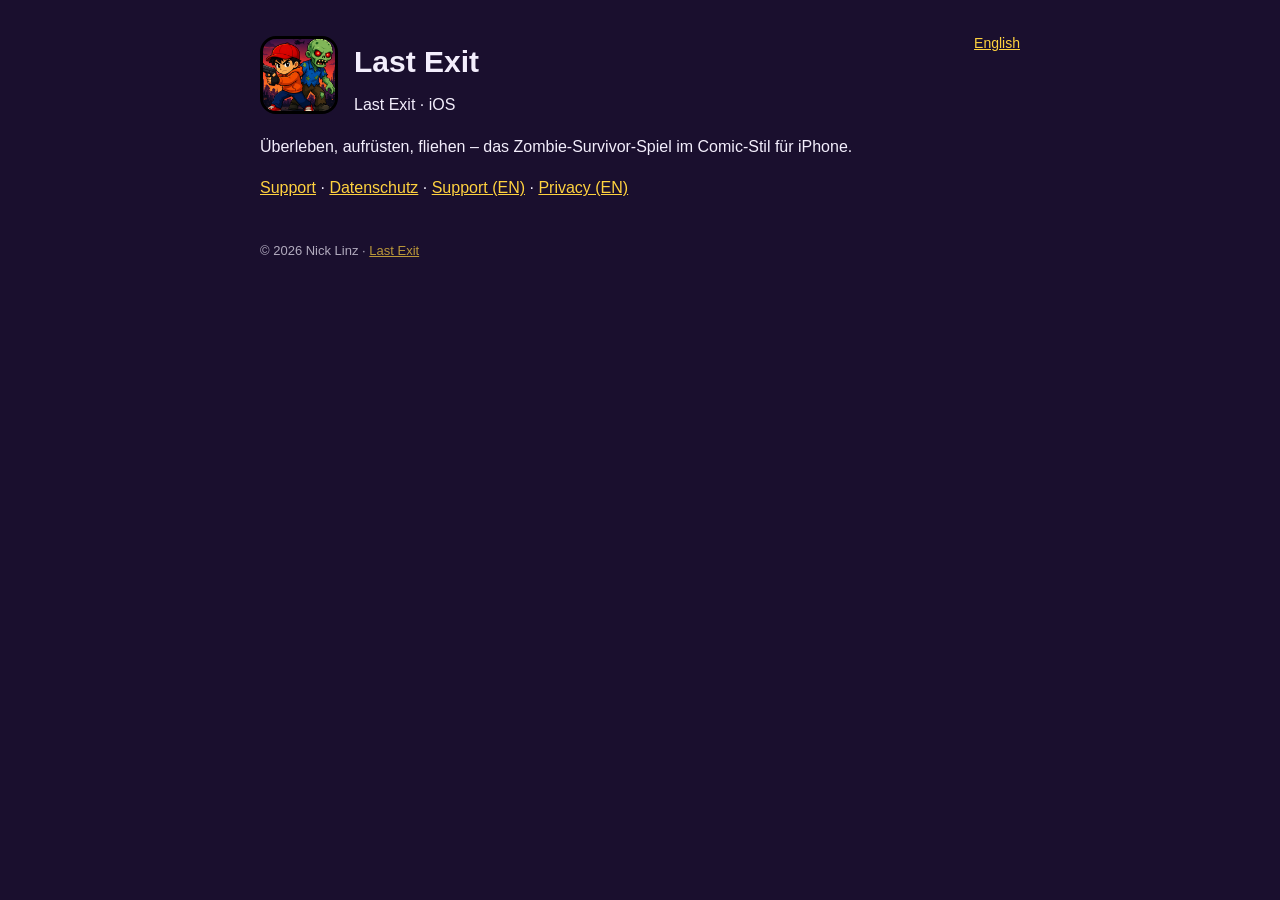
<file: index.html>
<!doctype html><html lang="de"><head><meta charset="utf-8"><meta name="viewport" content="width=device-width,initial-scale=1"><title>Last Exit – Last Exit</title><link rel="stylesheet" href="style.css"></head>
<body><main><a class="lang" href="support-en.html">English</a><header><img src="icon.png" alt=""><div><h1>Last Exit</h1><div>Last Exit · iOS</div></div></header><p>Überleben, aufrüsten, fliehen – das Zombie-Survivor-Spiel im Comic-Stil für iPhone.</p>
<p><a href="support-de.html">Support</a> · <a href="privacy-de.html">Datenschutz</a> · <a href="support-en.html">Support (EN)</a> · <a href="privacy-en.html">Privacy (EN)</a></p>
<footer>© 2026 Nick Linz · <a href="index.html">Last Exit</a></footer></main></body></html>
</file>
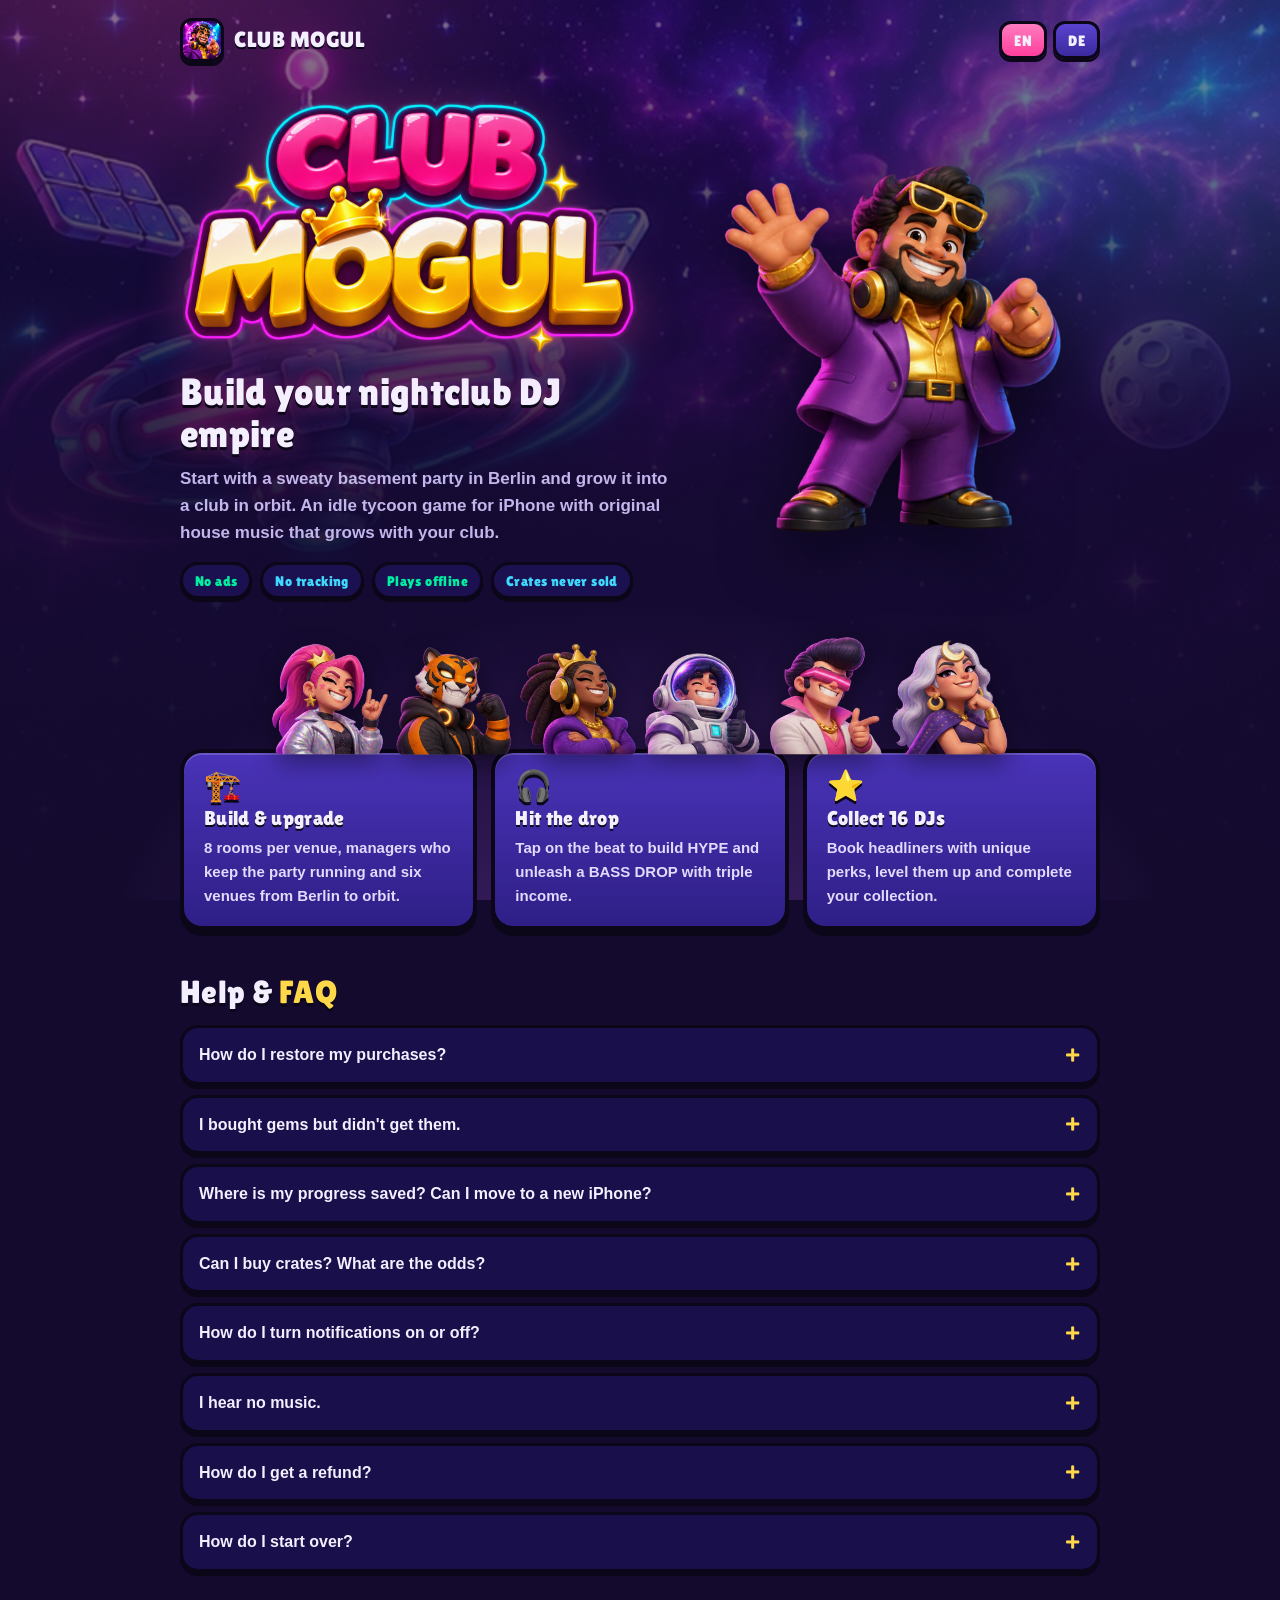
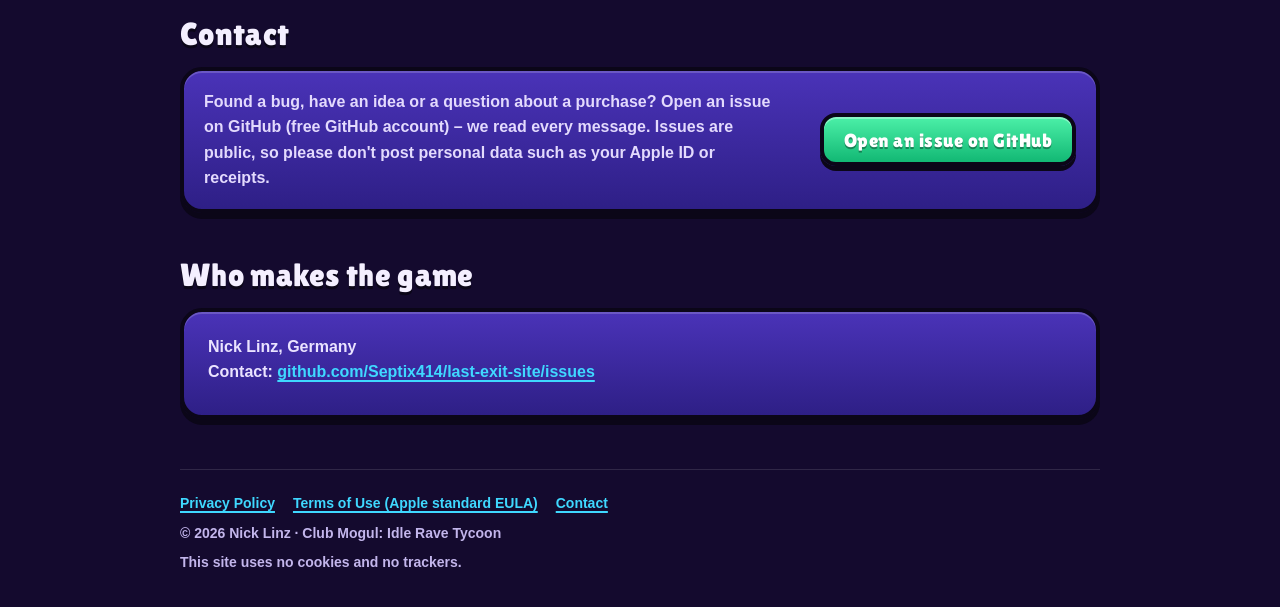
<file: club-mogul/index.html>
<!doctype html>
<html lang="en" data-l="en">
<head>
<meta charset="utf-8">
<meta name="viewport" content="width=device-width, initial-scale=1, viewport-fit=cover">
<title>Club Mogul – Support</title>
<meta name="description" content="Club Mogul: Idle Rave Tycoon for iPhone – help, questions and contact.">
<meta name="theme-color" content="#140a2e">
<link rel="icon" type="image/png" href="img/favicon.png">
<link rel="apple-touch-icon" href="img/apple-touch-icon.png">
<link rel="stylesheet" href="style.css">
</head>
<body>
<div class="sky" aria-hidden="true"></div>

<div class="wrap">
  <header class="top">
    <a class="brand" href="./"><img src="img/icon-256.png" alt=""><b>CLUB MOGUL</b></a>
    <div class="langs" role="group" aria-label="Language / Sprache">
      <button type="button" data-set="en" aria-pressed="true">EN</button>
      <button type="button" data-set="de" aria-pressed="false">DE</button>
    </div>
  </header>

  <section class="hero">
    <div>
      <img class="logo" src="img/logo.png" alt="Club Mogul" width="760" height="428">
      <p class="tagline"><span class="en">Build your nightclub DJ empire</span><span class="de">Baue dein Nachtclub-Imperium</span></p>
      <p class="lead">
        <span class="en">Start with a sweaty basement party in Berlin and grow it into a club in orbit. An idle tycoon game for iPhone with original house music that grows with your club.</span>
        <span class="de">Starte mit einer Kellerparty in Berlin und mach daraus einen Club im Orbit. Ein Idle-Tycoon für das iPhone mit eigener House-Musik, die mit deinem Club wächst.</span>
      </p>
      <ul class="chips">
        <li class="en">No ads</li><li class="de">Keine Werbung</li>
        <li class="en">No tracking</li><li class="de">Kein Tracking</li>
        <li class="en">Plays offline</li><li class="de">Offline spielbar</li>
        <li class="en">Crates never sold</li><li class="de">Kisten nie käuflich</li>
      </ul>
    </div>
    <img class="mascot" src="img/mascot.png" alt="" width="474" height="520">
  </section>

  <div class="djs" aria-hidden="true">
    <img src="img/dj-nova.png" alt=""><img src="img/dj-tiger.png" alt=""><img src="img/dj-queen.png" alt="">
    <img src="img/dj-zenith.png" alt=""><img src="img/dj-wave.png" alt=""><img src="img/dj-luna.png" alt="">
  </div>

  <div class="grid">
    <div class="panel feat"><div class="ico">🏗️</div>
      <h3 class="en">Build &amp; upgrade</h3><h3 class="de">Bauen &amp; verbessern</h3>
      <p class="en">8 rooms per venue, managers who keep the party running and six venues from Berlin to orbit.</p>
      <p class="de">8 Räume pro Location, Manager, die die Party am Laufen halten, und sechs Locations von Berlin bis in den Orbit.</p></div>
    <div class="panel feat"><div class="ico">🎧</div>
      <h3 class="en">Hit the drop</h3><h3 class="de">Triff den Drop</h3>
      <p class="en">Tap on the beat to build HYPE and unleash a BASS DROP with triple income.</p>
      <p class="de">Tippe im Takt, bau HYPE auf und entfessle einen BASS DROP mit dreifachen Einnahmen.</p></div>
    <div class="panel feat"><div class="ico">⭐</div>
      <h3 class="en">Collect 16 DJs</h3><h3 class="de">Sammle 16 DJs</h3>
      <p class="en">Book headliners with unique perks, level them up and complete your collection.</p>
      <p class="de">Buche Headliner mit eigenen Vorteilen, verbessere sie und vervollständige deine Sammlung.</p></div>
  </div>

  <h2 id="help"><span class="en">Help &amp; <span class="em">FAQ</span></span><span class="de">Hilfe &amp; <span class="em">FAQ</span></span></h2>

  <details>
    <summary><span class="en">How do I restore my purchases?</span><span class="de">Wie stelle ich meine Käufe wieder her?</span></summary>
    <div>
      <p class="en">Open the <b>SHOP</b> tab and tap <b>Restore Purchases</b> at the bottom – or go to <b>MORE → Settings → Restore Purchases</b>. Use the same Apple ID you bought with. The two permanent purchases – <b>VIP Membership</b> and <b>Club Manager</b> – come back on every device. Gems, packs, bundles and boosts are used up when you get them (like coins in an arcade), so they can't be restored.</p>
      <p class="de">Öffne den Reiter <b>SHOP</b> und tippe ganz unten auf <b>Käufe wiederherstellen</b> – oder <b>MEHR → Einstellungen → Käufe wiederherstellen</b>. Nutze dieselbe Apple-ID wie beim Kauf. Die beiden dauerhaften Käufe – <b>VIP-Mitgliedschaft</b> und <b>Club-Manager</b> – kommen auf jedem Gerät zurück. Juwelen, Pakete, Bundles und Boosts werden beim Erhalt verbraucht (wie Münzen am Automaten) und lassen sich deshalb nicht wiederherstellen.</p>
    </div>
  </details>
  <details>
    <summary><span class="en">I bought gems but didn't get them.</span><span class="de">Ich habe Juwelen gekauft, aber nicht erhalten.</span></summary>
    <div>
      <p class="en">Close the game completely and open it again while you are online – unfinished purchases are delivered automatically on start. Purchases that wait for approval (for example "Ask to Buy") arrive as soon as they are approved. If anything is still missing, <a href="#contact">contact us</a> with the date of the purchase.</p>
      <p class="de">Schließe das Spiel ganz und öffne es mit Internetverbindung erneut – nicht abgeschlossene Käufe werden beim Start automatisch gutgeschrieben. Käufe, die noch genehmigt werden müssen (z. B. „Kaufanfrage“), kommen an, sobald sie bestätigt sind. Fehlt danach noch etwas, <a href="#contact">melde dich bei uns</a> mit dem Kaufdatum.</p>
    </div>
  </details>
  <details>
    <summary><span class="en">Where is my progress saved? Can I move to a new iPhone?</span><span class="de">Wo wird mein Fortschritt gespeichert? Kann ich auf ein neues iPhone wechseln?</span></summary>
    <div>
      <p class="en">Your progress is saved only on your iPhone – there is no account and no server. It is part of your normal iPhone backup (iCloud or computer), so setting up a new iPhone from a backup brings your club along. Deleting the app deletes the progress. VIP Membership and Club Manager can always be restored.</p>
      <p class="de">Dein Fortschritt wird nur auf deinem iPhone gespeichert – es gibt kein Konto und keinen Server. Er ist Teil deines normalen iPhone-Backups (iCloud oder Computer); richtest du ein neues iPhone aus einem Backup ein, kommt dein Club mit. Löschst du die App, ist der Fortschritt weg. VIP-Mitgliedschaft und Club-Manager lassen sich jederzeit wiederherstellen.</p>
    </div>
  </details>
  <details>
    <summary><span class="en">Can I buy crates? What are the odds?</span><span class="de">Kann man Kisten kaufen? Wie sind die Chancen?</span></summary>
    <div>
      <p class="en">No. Record crates and prize-wheel spins are only ever earned by playing – never sold, not for money, not for gems and not as part of the Club Pass Premium (its rewards are fixed: named DJ cards, gems and boosts). Everything you can buy is shown exactly before you buy it. The odds of every crate and of the wheel are shown in the game: DJS tab → "CRATE ODDS ⓘ", and the ⓘ button on the prize wheel.</p>
      <p class="de">Nein. Plattenkisten und Drehs am Glücksrad gibt es nur durchs Spielen – sie werden nie verkauft, weder für Geld noch für Juwelen und auch nicht im Club-Pass Premium (dessen Belohnungen stehen fest: bestimmte DJ-Karten, Juwelen und Boosts). Alles, was man kaufen kann, siehst du vor dem Kauf genau. Die Chancen jeder Kiste und des Glücksrads stehen im Spiel: Reiter DJS → „CHANCEN ⓘ“ und der ⓘ-Knopf am Glücksrad.</p>
    </div>
  </details>
  <details>
    <summary><span class="en">How do I turn notifications on or off?</span><span class="de">Wie schalte ich Mitteilungen ein oder aus?</span></summary>
    <div>
      <p class="en">In the game: MORE → Settings → Notifications. Or in the iOS Settings app → Club Mogul → Notifications. The game only uses a few local reminders (club full, daily gift, free boost) and never sends them at night.</p>
      <p class="de">Im Spiel: MEHR → Einstellungen → Mitteilungen. Oder in der iOS-App Einstellungen → Club Mogul → Mitteilungen. Das Spiel nutzt nur wenige lokale Erinnerungen (Club voll, Tagesgeschenk, Gratis-Boost) und schickt sie nie nachts.</p>
    </div>
  </details>
  <details>
    <summary><span class="en">I hear no music.</span><span class="de">Ich höre keine Musik.</span></summary>
    <div>
      <p class="en">Club Mogul respects the silent switch: flip the ring/silent switch (or Action button) to ring, turn the volume up and check MORE → Settings → Music. While another app plays music or a podcast, the game keeps its own soundtrack quiet so it never plays over yours (sound effects stay on) – pause the other app, or switch Music off and on again in MORE → Settings to hear both.</p>
      <p class="de">Club Mogul beachtet den Stumm-Schalter: Stell den Klingel-/Stumm-Schalter (oder die Aktionstaste) auf Klingeln, dreh die Lautstärke hoch und prüfe MEHR → Einstellungen → Musik. Solange eine andere App Musik oder einen Podcast abspielt, bleibt der Soundtrack des Spiels leise, damit er nie über deine Musik läuft (Soundeffekte bleiben an) – pausiere die andere App oder schalte die Musik unter MEHR → Einstellungen aus und wieder ein, um beides zu hören.</p>
    </div>
  </details>
  <details>
    <summary><span class="en">How do I get a refund?</span><span class="de">Wie bekomme ich eine Erstattung?</span></summary>
    <div>
      <p class="en">All payments are handled by Apple. Request a refund at <a href="https://reportaproblem.apple.com" rel="noopener">reportaproblem.apple.com</a>.</p>
      <p class="de">Alle Zahlungen wickelt Apple ab. Eine Erstattung beantragst du unter <a href="https://reportaproblem.apple.com" rel="noopener">reportaproblem.apple.com</a>.</p>
    </div>
  </details>
  <details>
    <summary><span class="en">How do I start over?</span><span class="de">Wie fange ich neu an?</span></summary>
    <div>
      <p class="en">MORE → Settings → Reset progress (you will be asked twice). VIP Membership and Club Manager stay yours; gems and other used-up items are reset with the progress.</p>
      <p class="de">MEHR → Einstellungen → Fortschritt zurücksetzen (du wirst zweimal gefragt). VIP-Mitgliedschaft und Club-Manager bleiben deine; Juwelen und andere verbrauchte Inhalte werden mit dem Fortschritt zurückgesetzt.</p>
    </div>
  </details>

  <h2 id="contact"><span class="en">Contact</span><span class="de">Kontakt</span></h2>
  <div class="panel contact">
    <p class="en">Found a bug, have an idea or a question about a purchase? Open an issue on GitHub (free GitHub account) – we read every message. Issues are public, so please don't post personal data such as your Apple ID or receipts.</p>
    <p class="de">Einen Fehler gefunden, eine Idee oder eine Frage zu einem Kauf? Eröffne ein Issue auf GitHub (kostenloses GitHub-Konto) – wir lesen jede Nachricht. Issues sind öffentlich, bitte poste deshalb keine persönlichen Daten wie deine Apple-ID oder Belege.</p>
    <a class="btn" href="https://github.com/Septix414/last-exit-site/issues" rel="noopener"><span class="en">Open an issue on GitHub</span><span class="de">Issue auf GitHub eröffnen</span></a>
  </div>

  <h2 id="legal"><span class="en">Who makes the game</span><span class="de">Anbieter</span></h2>
  <div class="panel doc">
    <p>Nick Linz, <span class="en">Germany</span><span class="de">Deutschland</span><br>
      <span class="en">Contact:</span><span class="de">Kontakt:</span> <a href="https://github.com/Septix414/last-exit-site/issues" rel="noopener">github.com/Septix414/last-exit-site/issues</a></p>
  </div>

  <footer>
    <div class="links">
      <a href="privacy.html"><span class="en">Privacy Policy</span><span class="de">Datenschutz</span></a>
      <a href="https://www.apple.com/legal/internet-services/itunes/dev/stdeula/" rel="noopener"><span class="en">Terms of Use (Apple standard EULA)</span><span class="de">Nutzungsbedingungen (Apple-Standard-EULA)</span></a>
      <a href="#contact"><span class="en">Contact</span><span class="de">Kontakt</span></a>
    </div>
    <p>© 2026 Nick Linz · Club Mogul: Idle Rave Tycoon</p>
    <p class="en">This site uses no cookies and no trackers.</p><p class="de">Diese Seite nutzt keine Cookies und keine Tracker.</p>
  </footer>
</div>

<script>
(function () {
  var root = document.documentElement;
  function set(l) {
    root.setAttribute('data-l', l); root.lang = l;
    var b = document.querySelectorAll('[data-set]');
    for (var i = 0; i < b.length; i++) b[i].setAttribute('aria-pressed', String(b[i].getAttribute('data-set') === l));
    try { localStorage.setItem('cm_lang', l); } catch (e) {}
  }
  var q = /[?&]lang=(en|de)/.exec(location.search), saved = null;
  try { saved = localStorage.getItem('cm_lang'); } catch (e) {}
  var nav = (navigator.languages && navigator.languages[0]) || navigator.language || 'en';
  set(q ? q[1] : saved || (/^de/i.test(nav) ? 'de' : 'en'));
  document.addEventListener('click', function (e) { var t = e.target.closest && e.target.closest('[data-set]'); if (t) set(t.getAttribute('data-set')); });
})();
</script>
</body>
</html>
</file>
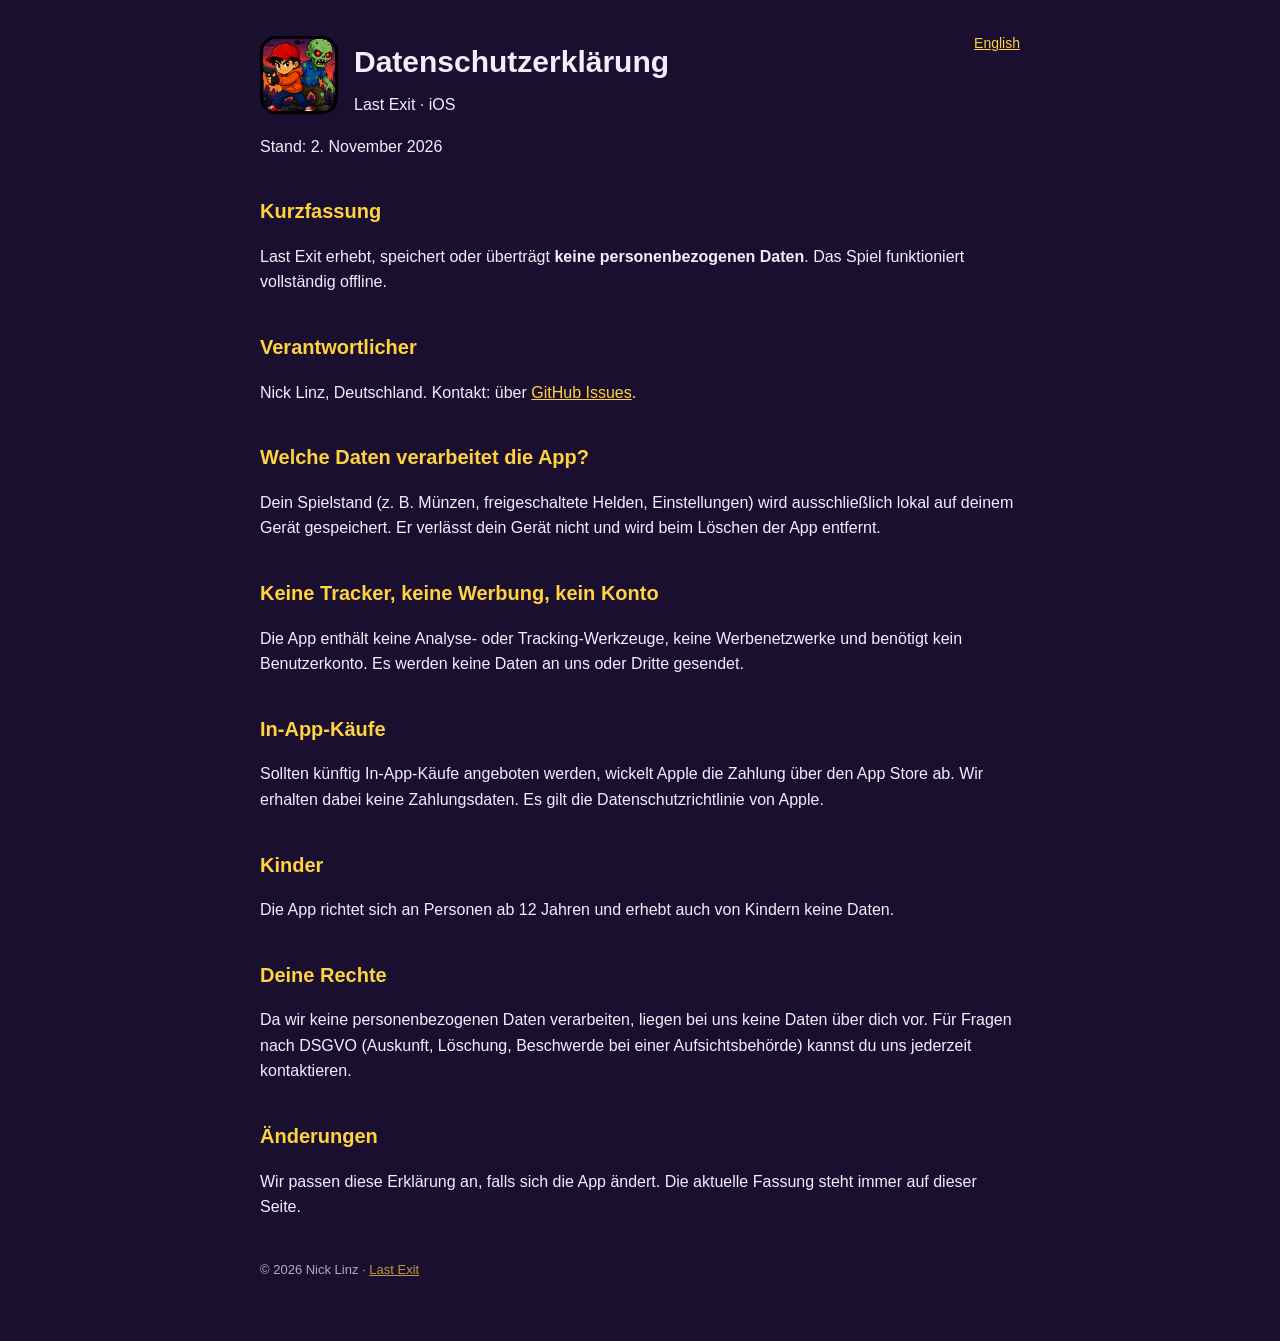
<file: privacy-de.html>
<!doctype html><html lang="de"><head><meta charset="utf-8"><meta name="viewport" content="width=device-width,initial-scale=1"><title>Datenschutzerklärung – Last Exit</title><link rel="stylesheet" href="style.css"></head>
<body><main><a class="lang" href="privacy-en.html">English</a><header><img src="icon.png" alt=""><div><h1>Datenschutzerklärung</h1><div>Last Exit · iOS</div></div></header><p>Stand: 2. November 2026</p>
<h2>Kurzfassung</h2><p>Last Exit erhebt, speichert oder überträgt <b>keine personenbezogenen Daten</b>. Das Spiel funktioniert vollständig offline.</p>
<h2>Verantwortlicher</h2><p>Nick Linz, Deutschland. Kontakt: über <a href="https://github.com/Septix414/last-exit-site/issues">GitHub Issues</a>.</p>
<h2>Welche Daten verarbeitet die App?</h2><p>Dein Spielstand (z. B. Münzen, freigeschaltete Helden, Einstellungen) wird ausschließlich lokal auf deinem Gerät gespeichert. Er verlässt dein Gerät nicht und wird beim Löschen der App entfernt.</p>
<h2>Keine Tracker, keine Werbung, kein Konto</h2><p>Die App enthält keine Analyse- oder Tracking-Werkzeuge, keine Werbenetzwerke und benötigt kein Benutzerkonto. Es werden keine Daten an uns oder Dritte gesendet.</p>
<h2>In-App-Käufe</h2><p>Sollten künftig In-App-Käufe angeboten werden, wickelt Apple die Zahlung über den App Store ab. Wir erhalten dabei keine Zahlungsdaten. Es gilt die Datenschutzrichtlinie von Apple.</p>
<h2>Kinder</h2><p>Die App richtet sich an Personen ab 12 Jahren und erhebt auch von Kindern keine Daten.</p>
<h2>Deine Rechte</h2><p>Da wir keine personenbezogenen Daten verarbeiten, liegen bei uns keine Daten über dich vor. Für Fragen nach DSGVO (Auskunft, Löschung, Beschwerde bei einer Aufsichtsbehörde) kannst du uns jederzeit kontaktieren.</p>
<h2>Änderungen</h2><p>Wir passen diese Erklärung an, falls sich die App ändert. Die aktuelle Fassung steht immer auf dieser Seite.</p>
<footer>© 2026 Nick Linz · <a href="index.html">Last Exit</a></footer></main></body></html>
</file>
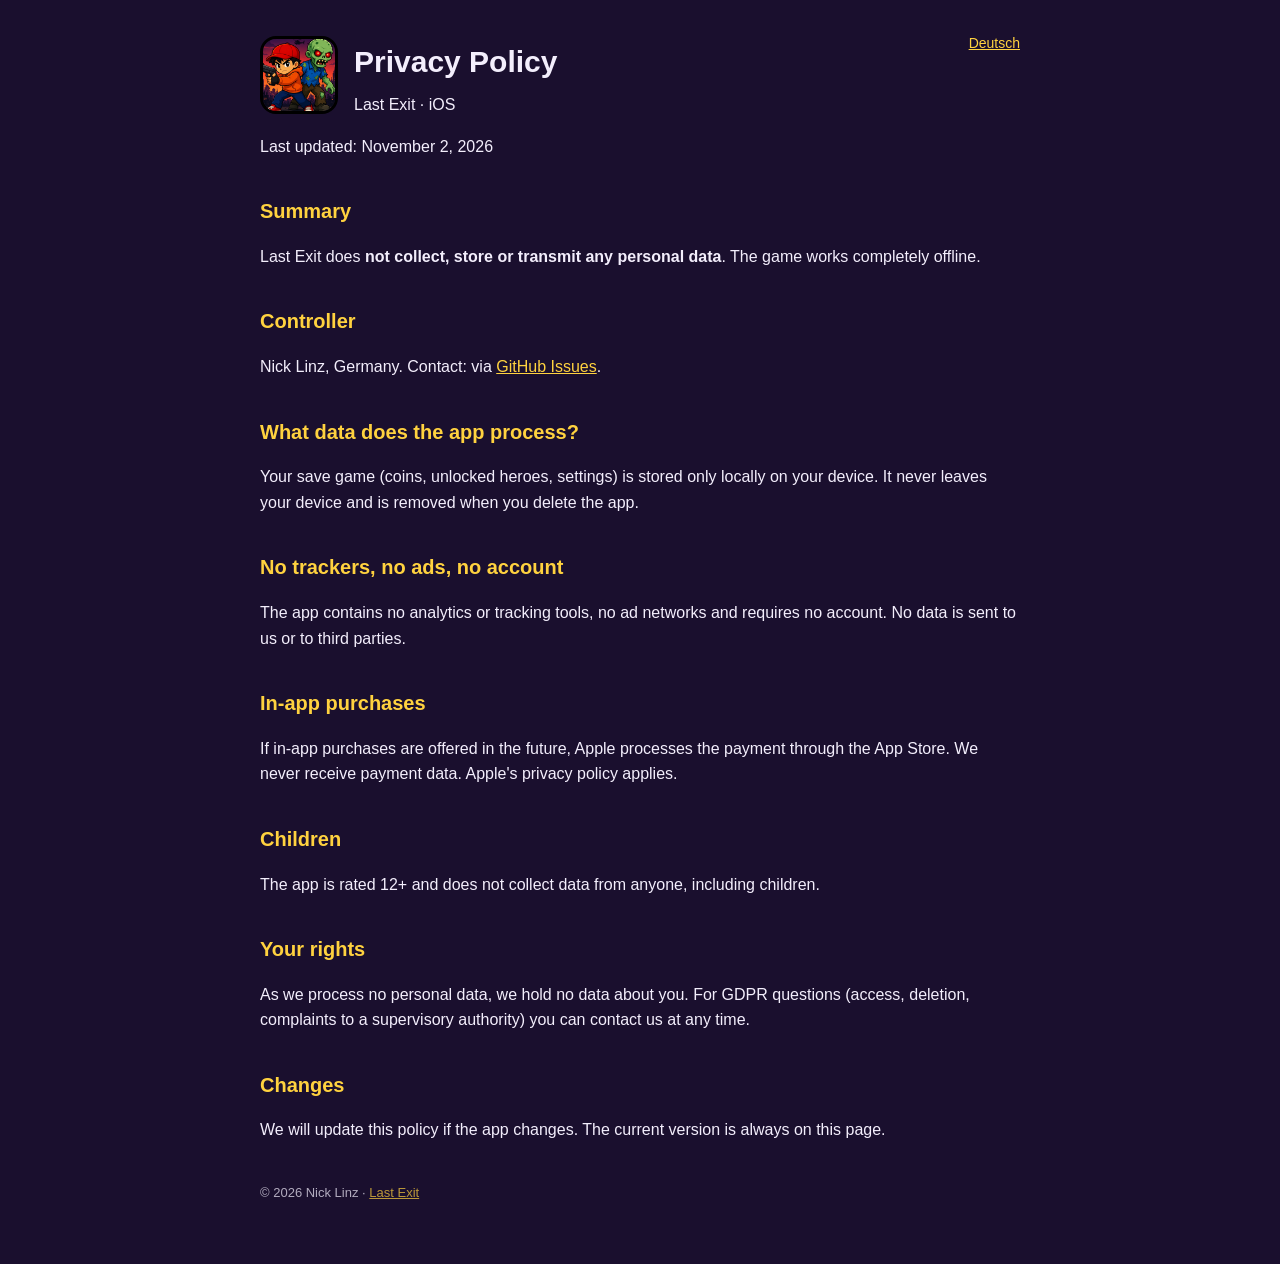
<file: privacy-en.html>
<!doctype html><html lang="en"><head><meta charset="utf-8"><meta name="viewport" content="width=device-width,initial-scale=1"><title>Privacy Policy – Last Exit</title><link rel="stylesheet" href="style.css"></head>
<body><main><a class="lang" href="privacy-de.html">Deutsch</a><header><img src="icon.png" alt=""><div><h1>Privacy Policy</h1><div>Last Exit · iOS</div></div></header><p>Last updated: November 2, 2026</p>
<h2>Summary</h2><p>Last Exit does <b>not collect, store or transmit any personal data</b>. The game works completely offline.</p>
<h2>Controller</h2><p>Nick Linz, Germany. Contact: via <a href="https://github.com/Septix414/last-exit-site/issues">GitHub Issues</a>.</p>
<h2>What data does the app process?</h2><p>Your save game (coins, unlocked heroes, settings) is stored only locally on your device. It never leaves your device and is removed when you delete the app.</p>
<h2>No trackers, no ads, no account</h2><p>The app contains no analytics or tracking tools, no ad networks and requires no account. No data is sent to us or to third parties.</p>
<h2>In-app purchases</h2><p>If in-app purchases are offered in the future, Apple processes the payment through the App Store. We never receive payment data. Apple's privacy policy applies.</p>
<h2>Children</h2><p>The app is rated 12+ and does not collect data from anyone, including children.</p>
<h2>Your rights</h2><p>As we process no personal data, we hold no data about you. For GDPR questions (access, deletion, complaints to a supervisory authority) you can contact us at any time.</p>
<h2>Changes</h2><p>We will update this policy if the app changes. The current version is always on this page.</p>
<footer>© 2026 Nick Linz · <a href="index.html">Last Exit</a></footer></main></body></html>
</file>
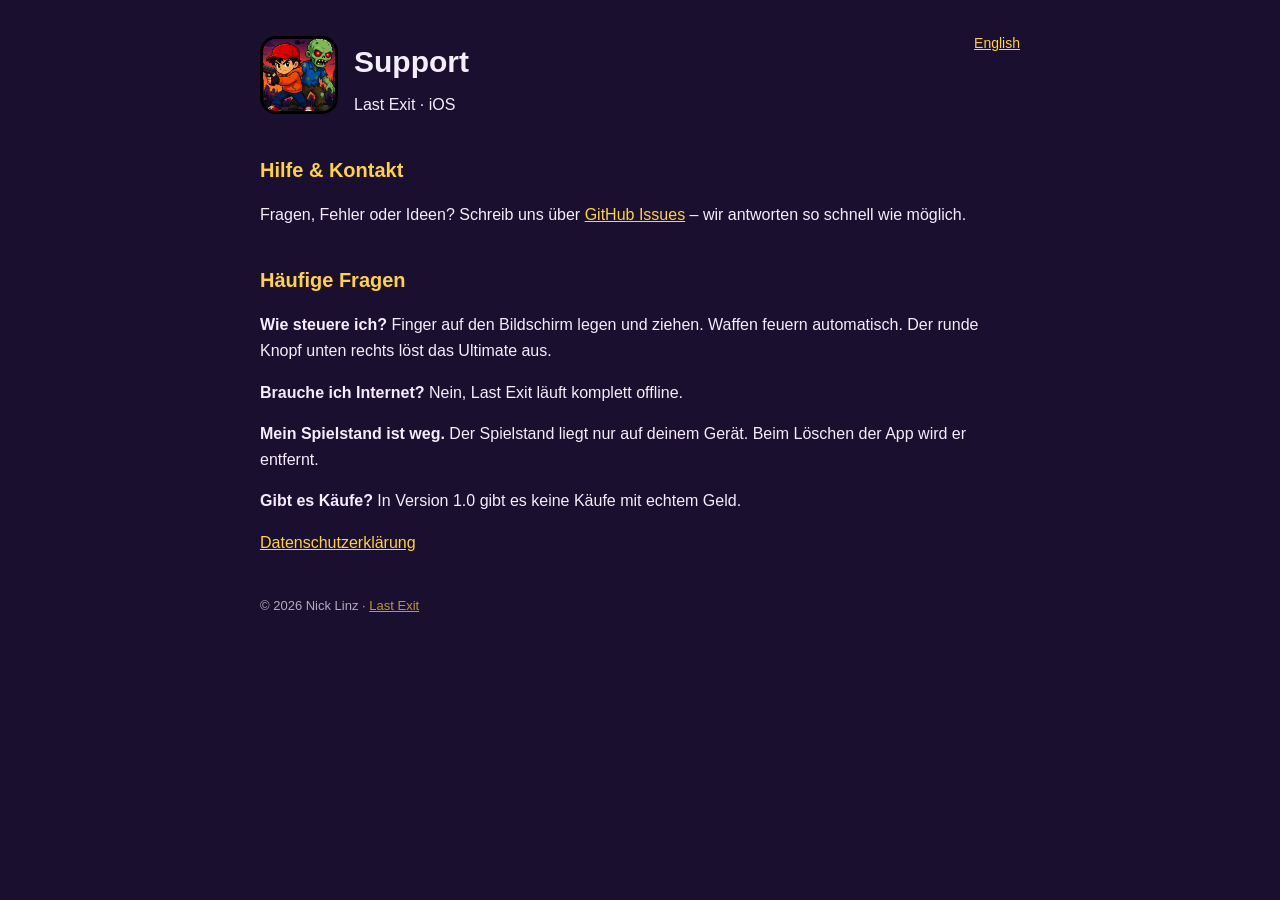
<file: support-de.html>
<!doctype html><html lang="de"><head><meta charset="utf-8"><meta name="viewport" content="width=device-width,initial-scale=1"><title>Support – Last Exit</title><link rel="stylesheet" href="style.css"></head>
<body><main><a class="lang" href="support-en.html">English</a><header><img src="icon.png" alt=""><div><h1>Support</h1><div>Last Exit · iOS</div></div></header><h2>Hilfe & Kontakt</h2><p>Fragen, Fehler oder Ideen? Schreib uns über <a href="https://github.com/Septix414/last-exit-site/issues">GitHub Issues</a> – wir antworten so schnell wie möglich.</p>
<h2>Häufige Fragen</h2><p><b>Wie steuere ich?</b> Finger auf den Bildschirm legen und ziehen. Waffen feuern automatisch. Der runde Knopf unten rechts löst das Ultimate aus.</p>
<p><b>Brauche ich Internet?</b> Nein, Last Exit läuft komplett offline.</p>
<p><b>Mein Spielstand ist weg.</b> Der Spielstand liegt nur auf deinem Gerät. Beim Löschen der App wird er entfernt.</p>
<p><b>Gibt es Käufe?</b> In Version 1.0 gibt es keine Käufe mit echtem Geld.</p>
<p><a href="privacy-de.html">Datenschutzerklärung</a></p>
<footer>© 2026 Nick Linz · <a href="index.html">Last Exit</a></footer></main></body></html>
</file>
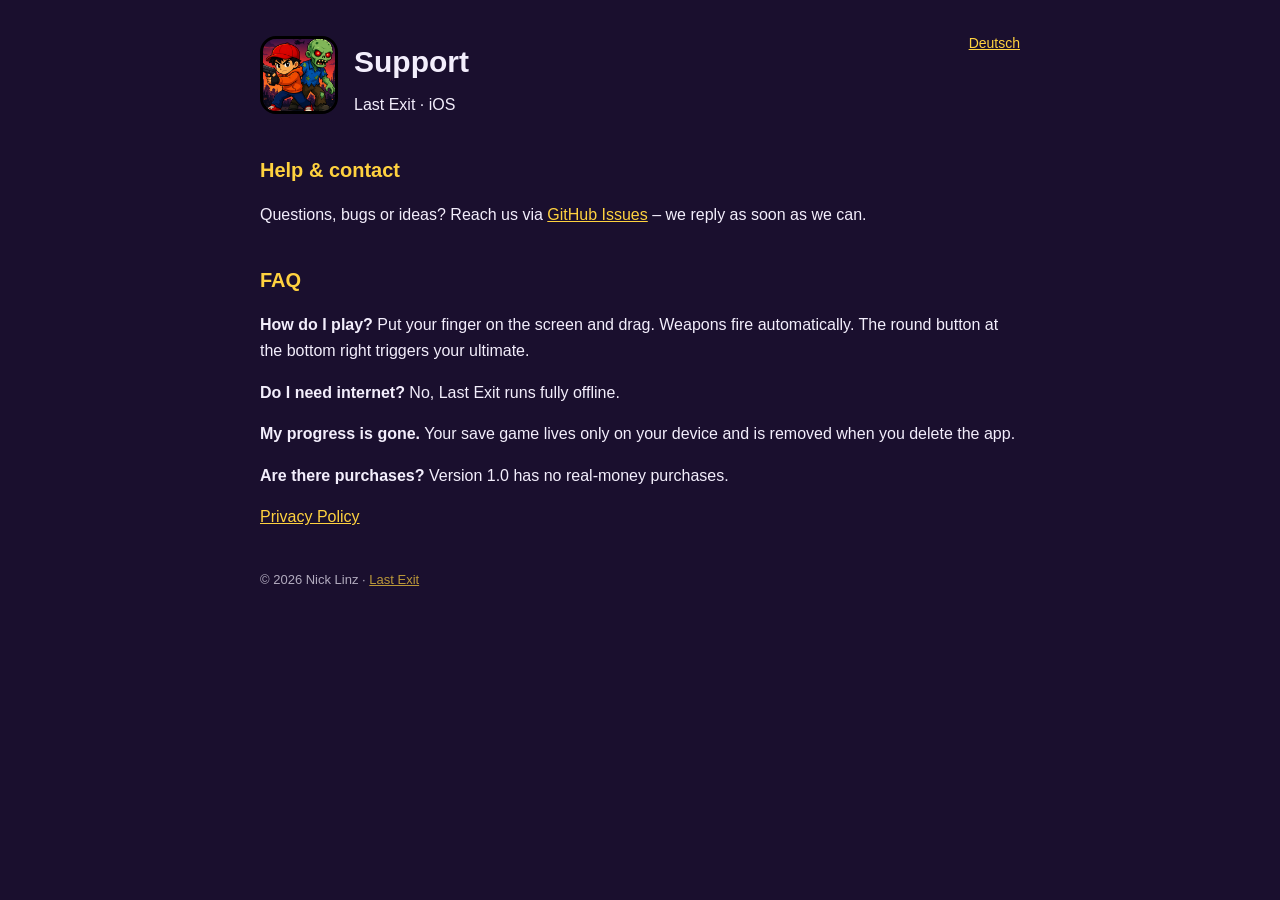
<file: support-en.html>
<!doctype html><html lang="en"><head><meta charset="utf-8"><meta name="viewport" content="width=device-width,initial-scale=1"><title>Support – Last Exit</title><link rel="stylesheet" href="style.css"></head>
<body><main><a class="lang" href="support-de.html">Deutsch</a><header><img src="icon.png" alt=""><div><h1>Support</h1><div>Last Exit · iOS</div></div></header><h2>Help & contact</h2><p>Questions, bugs or ideas? Reach us via <a href="https://github.com/Septix414/last-exit-site/issues">GitHub Issues</a> – we reply as soon as we can.</p>
<h2>FAQ</h2><p><b>How do I play?</b> Put your finger on the screen and drag. Weapons fire automatically. The round button at the bottom right triggers your ultimate.</p>
<p><b>Do I need internet?</b> No, Last Exit runs fully offline.</p>
<p><b>My progress is gone.</b> Your save game lives only on your device and is removed when you delete the app.</p>
<p><b>Are there purchases?</b> Version 1.0 has no real-money purchases.</p>
<p><a href="privacy-en.html">Privacy Policy</a></p>
<footer>© 2026 Nick Linz · <a href="index.html">Last Exit</a></footer></main></body></html>
</file>
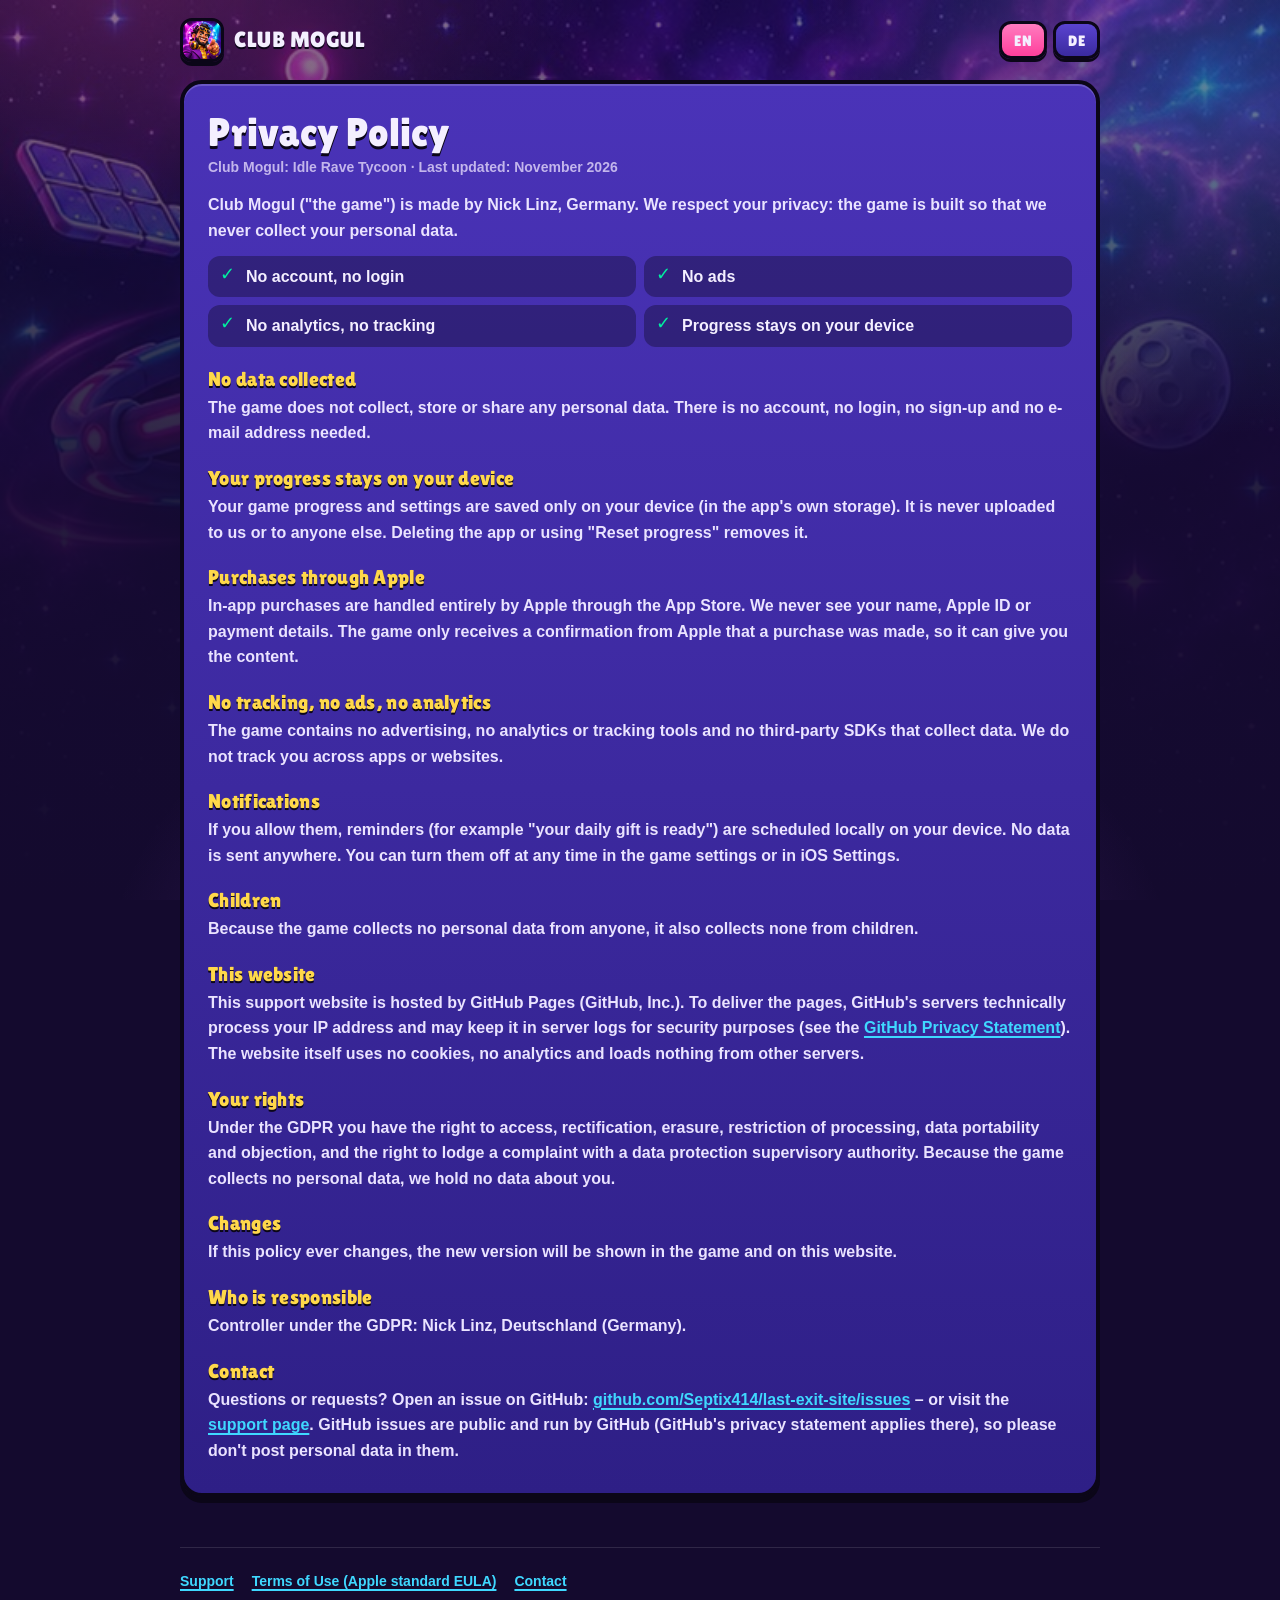
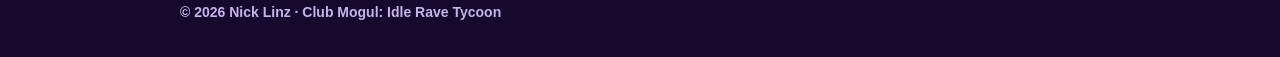
<file: club-mogul/privacy.html>
<!doctype html>
<html lang="en" data-l="en">
<head>
<meta charset="utf-8">
<meta name="viewport" content="width=device-width, initial-scale=1, viewport-fit=cover">
<title>Club Mogul – Privacy Policy / Datenschutz</title>
<meta name="description" content="Privacy policy of Club Mogul: Idle Rave Tycoon. No data collected, no tracking, no ads.">
<meta name="theme-color" content="#140a2e">
<link rel="icon" type="image/png" href="img/favicon.png">
<link rel="apple-touch-icon" href="img/apple-touch-icon.png">
<link rel="stylesheet" href="style.css">
</head>
<body>
<div class="sky" aria-hidden="true"></div>

<div class="wrap">
  <header class="top">
    <a class="brand" href="./"><img src="img/icon-256.png" alt=""><b>CLUB MOGUL</b></a>
    <div class="langs" role="group" aria-label="Language / Sprache">
      <button type="button" data-set="en" aria-pressed="true">EN</button>
      <button type="button" data-set="de" aria-pressed="false">DE</button>
    </div>
  </header>

  <!-- ENGLISH – same text as in the game (MORE → Settings → Privacy Policy) -->
  <article class="panel doc en" lang="en">
    <h1>Privacy Policy</h1>
    <p class="upd">Club Mogul: Idle Rave Tycoon · Last updated: November 2026</p>
    <p>Club Mogul ("the game") is made by Nick Linz, Germany. We respect your privacy: the game is built so that we never collect your personal data.</p>
    <ul class="ok-list">
      <li>No account, no login</li><li>No ads</li><li>No analytics, no tracking</li><li>Progress stays on your device</li>
    </ul>

    <h3>No data collected</h3>
    <p>The game does not collect, store or share any personal data. There is no account, no login, no sign-up and no e-mail address needed.</p>
    <h3>Your progress stays on your device</h3>
    <p>Your game progress and settings are saved only on your device (in the app's own storage). It is never uploaded to us or to anyone else. Deleting the app or using "Reset progress" removes it.</p>
    <h3>Purchases through Apple</h3>
    <p>In-app purchases are handled entirely by Apple through the App Store. We never see your name, Apple ID or payment details. The game only receives a confirmation from Apple that a purchase was made, so it can give you the content.</p>
    <h3>No tracking, no ads, no analytics</h3>
    <p>The game contains no advertising, no analytics or tracking tools and no third-party SDKs that collect data. We do not track you across apps or websites.</p>
    <h3>Notifications</h3>
    <p>If you allow them, reminders (for example "your daily gift is ready") are scheduled locally on your device. No data is sent anywhere. You can turn them off at any time in the game settings or in iOS Settings.</p>
    <h3>Children</h3>
    <p>Because the game collects no personal data from anyone, it also collects none from children.</p>
    <h3>This website</h3>
    <p>This support website is hosted by GitHub Pages (GitHub, Inc.). To deliver the pages, GitHub's servers technically process your IP address and may keep it in server logs for security purposes (see the <a href="https://docs.github.com/en/site-policy/privacy-policies/github-general-privacy-statement" rel="noopener">GitHub Privacy Statement</a>). The website itself uses no cookies, no analytics and loads nothing from other servers.</p>
    <h3>Your rights</h3>
    <p>Under the GDPR you have the right to access, rectification, erasure, restriction of processing, data portability and objection, and the right to lodge a complaint with a data protection supervisory authority. Because the game collects no personal data, we hold no data about you.</p>
    <h3>Changes</h3>
    <p>If this policy ever changes, the new version will be shown in the game and on this website.</p>
    <h3>Who is responsible</h3>
    <p>Controller under the GDPR: Nick Linz, Deutschland (Germany).</p>
    <h3>Contact</h3>
    <p>Questions or requests? Open an issue on GitHub: <a href="https://github.com/Septix414/last-exit-site/issues" rel="noopener">github.com/Septix414/last-exit-site/issues</a> – or visit the <a href="./">support page</a>. GitHub issues are public and run by GitHub (GitHub's privacy statement applies there), so please don't post personal data in them.</p>
  </article>

  <!-- DEUTSCH – gleicher Text wie im Spiel (MEHR → Einstellungen → Datenschutz) -->
  <article class="panel doc de" lang="de">
    <h1>Datenschutzerklärung</h1>
    <p class="upd">Club Mogul: Idle Rave Tycoon · Stand: November 2026</p>
    <p>Club Mogul („das Spiel“) wird von Nick Linz (Deutschland) entwickelt. Wir respektieren deine Privatsphäre: Das Spiel ist so gebaut, dass wir niemals personenbezogene Daten von dir erheben.</p>
    <ul class="ok-list">
      <li>Kein Konto, keine Anmeldung</li><li>Keine Werbung</li><li>Keine Analyse, kein Tracking</li><li>Spielstand bleibt auf dem Gerät</li>
    </ul>

    <h3>Keine Datenerhebung</h3>
    <p>Das Spiel erhebt, speichert oder teilt keine personenbezogenen Daten. Es gibt kein Konto, keine Anmeldung, keine Registrierung und es wird keine E-Mail-Adresse benötigt.</p>
    <h3>Dein Spielstand bleibt auf deinem Gerät</h3>
    <p>Dein Spielfortschritt und deine Einstellungen werden nur auf deinem Gerät gespeichert (im Speicher der App). Sie werden nie an uns oder Dritte übertragen. Wenn du die App löschst oder „Fortschritt zurücksetzen“ nutzt, werden sie entfernt.</p>
    <h3>Käufe über Apple</h3>
    <p>In-App-Käufe werden vollständig von Apple über den App Store abgewickelt. Wir sehen weder deinen Namen noch deine Apple-ID oder Zahlungsdaten. Das Spiel erhält von Apple nur eine Bestätigung über den Kauf, damit es dir den Inhalt geben kann.</p>
    <h3>Kein Tracking, keine Werbung, keine Analyse</h3>
    <p>Das Spiel enthält keine Werbung, keine Analyse- oder Tracking-Tools und keine Drittanbieter-SDKs, die Daten sammeln. Wir verfolgen dich nicht über andere Apps oder Websites hinweg.</p>
    <h3>Mitteilungen</h3>
    <p>Wenn du sie erlaubst, werden Erinnerungen (zum Beispiel „Dein Tagesgeschenk ist bereit“) lokal auf deinem Gerät geplant. Dabei werden keine Daten gesendet. Du kannst sie jederzeit in den Spiel-Einstellungen oder in den iOS-Einstellungen ausschalten.</p>
    <h3>Kinder</h3>
    <p>Da das Spiel von niemandem personenbezogene Daten erhebt, erhebt es auch keine von Kindern.</p>
    <h3>Diese Website</h3>
    <p>Diese Support-Website wird über GitHub Pages (GitHub, Inc.) bereitgestellt. Um die Seiten auszuliefern, verarbeiten die Server von GitHub technisch deine IP-Adresse und können sie aus Sicherheitsgründen in Server-Protokollen speichern (siehe <a href="https://docs.github.com/de/site-policy/privacy-policies/github-general-privacy-statement" rel="noopener">GitHub-Datenschutzerklärung</a>; Rechtsgrundlage Art. 6 Abs. 1 lit. f DSGVO). Die Website selbst setzt keine Cookies, nutzt keine Analyse und lädt nichts von fremden Servern.</p>
    <h3>Deine Rechte</h3>
    <p>Nach der DSGVO hast du das Recht auf Auskunft, Berichtigung, Löschung, Einschränkung der Verarbeitung, Datenübertragbarkeit und Widerspruch sowie das Recht, dich bei einer Datenschutz-Aufsichtsbehörde zu beschweren. Da das Spiel keine personenbezogenen Daten erhebt, liegen bei uns keine Daten über dich vor.</p>
    <h3>Änderungen</h3>
    <p>Falls sich diese Erklärung ändert, wird die neue Fassung im Spiel und auf dieser Website angezeigt.</p>
    <h3>Verantwortlicher</h3>
    <p>Verantwortlich im Sinne der DSGVO: Nick Linz, Deutschland.</p>
    <h3>Kontakt</h3>
    <p>Fragen oder Anliegen? Eröffne ein Issue auf GitHub: <a href="https://github.com/Septix414/last-exit-site/issues" rel="noopener">github.com/Septix414/last-exit-site/issues</a> – oder besuche die <a href="./">Support-Seite</a>. GitHub-Issues sind öffentlich und werden von GitHub betrieben (dort gilt die Datenschutzerklärung von GitHub) – bitte poste dort keine persönlichen Daten.</p>
  </article>

  <footer>
    <div class="links">
      <a href="./"><span class="en">Support</span><span class="de">Support</span></a>
      <a href="https://www.apple.com/legal/internet-services/itunes/dev/stdeula/" rel="noopener"><span class="en">Terms of Use (Apple standard EULA)</span><span class="de">Nutzungsbedingungen (Apple-Standard-EULA)</span></a>
      <a href="./#contact"><span class="en">Contact</span><span class="de">Kontakt</span></a>
    </div>
    <p>© 2026 Nick Linz · Club Mogul: Idle Rave Tycoon</p>
  </footer>
</div>

<script>
(function () {
  var root = document.documentElement;
  function set(l) {
    root.setAttribute('data-l', l); root.lang = l;
    var b = document.querySelectorAll('[data-set]');
    for (var i = 0; i < b.length; i++) b[i].setAttribute('aria-pressed', String(b[i].getAttribute('data-set') === l));
    try { localStorage.setItem('cm_lang', l); } catch (e) {}
  }
  var q = /[?&]lang=(en|de)/.exec(location.search), saved = null;
  try { saved = localStorage.getItem('cm_lang'); } catch (e) {}
  var nav = (navigator.languages && navigator.languages[0]) || navigator.language || 'en';
  set(q ? q[1] : saved || (/^de/i.test(nav) ? 'de' : 'en'));
  document.addEventListener('click', function (e) { var t = e.target.closest && e.target.closest('[data-set]'); if (t) set(t.getAttribute('data-set')); });
})();
</script>
</body>
</html>
</file>
<file: style.css>
body{margin:0;font-family:-apple-system,Segoe UI,Roboto,sans-serif;background:#1a0f2e;color:#f3eefc;line-height:1.6}
main{max-width:760px;margin:0 auto;padding:32px 20px 60px}a{color:#ffd23f}h1{font-size:30px;margin:.2em 0}h2{font-size:20px;margin-top:1.8em;color:#ffd23f}
header{display:flex;gap:16px;align-items:center}header img{width:72px;height:72px;border-radius:16px;border:3px solid #000}
.lang{float:right;font-size:14px}footer{margin-top:40px;font-size:13px;opacity:.7}
</file>
<file: club-mogul/style.css>
/* Club Mogul – support & privacy site (GitHub Pages). No cookies, no trackers, no external requests: the font is
   self-hosted (SIL OFL), everything else is plain CSS. */
@font-face { font-family: 'Lilita One'; src: url('fonts/LilitaOne-Regular.ttf') format('truetype'); font-display: swap; }

:root {
  --ink: #0b0618; --night: #140a2e; --deep: #1b1150; --pa: #4a33b8; --pb: #2e1f86;
  --pink: #ff4fa3; --cyan: #3fd8ff; --lime: #00f0a0; --gold: #ffd84a; --violet: #b45cff;
  --txt: #f4efff; --mut: #c3b6ec; --line: rgba(255, 255, 255, .12);
  --r: 22px;
}
* { box-sizing: border-box; }
html { -webkit-text-size-adjust: 100%; scroll-behavior: smooth; }
body {
  margin: 0; color: var(--txt); background: var(--night);
  font: 600 16px/1.6 -apple-system, BlinkMacSystemFont, 'Segoe UI', Roboto, Helvetica, Arial, sans-serif;
  min-height: 100vh; overflow-x: hidden;
}
/* night sky + neon glows */
.sky { position: fixed; inset: 0; z-index: -1; pointer-events: none;
  background:
    radial-gradient(60vmax 40vmax at 10% -5%, rgba(255, 79, 163, .28), transparent 60%),
    radial-gradient(55vmax 45vmax at 95% 10%, rgba(63, 216, 255, .22), transparent 60%),
    radial-gradient(70vmax 50vmax at 50% 110%, rgba(180, 92, 255, .30), transparent 60%),
    linear-gradient(180deg, rgba(20, 10, 46, .55), rgba(20, 10, 46, .92) 55%, var(--night)),
    url('img/bg-orbit.jpg') center top / cover no-repeat, var(--night); }

a { color: var(--cyan); text-decoration-thickness: 2px; text-underline-offset: 3px; }
a:hover { color: #9cecff; }
.wrap { width: min(920px, 100% - 32px); margin: 0 auto; }

/* header */
.top { display: flex; align-items: center; justify-content: space-between; gap: 12px; padding: 18px 0; }
.brand { display: flex; align-items: center; gap: 10px; color: var(--txt); text-decoration: none; }
.brand img { width: 44px; height: 44px; border-radius: 12px; border: 3px solid var(--ink); box-shadow: 0 4px 0 var(--ink); }
.brand b { font: 400 22px/1 'Lilita One', sans-serif; letter-spacing: .5px; text-shadow: 0 2px 0 var(--ink); white-space: nowrap; }
.langs { display: flex; gap: 6px; }
.langs button {
  font: 400 15px/1 'Lilita One', sans-serif; letter-spacing: .5px; color: var(--txt); cursor: pointer;
  padding: 9px 12px 8px; border-radius: 12px; border: 3px solid var(--ink);
  background: linear-gradient(#5a43d0, #3a2a9e); box-shadow: 0 3px 0 var(--ink);
}
.langs button[aria-pressed="true"] { background: linear-gradient(#ff7cbf, #ff3f9c); }
.langs button:active { transform: translateY(2px); box-shadow: 0 1px 0 var(--ink); }

/* hero */
.hero { position: relative; display: grid; grid-template-columns: 1.2fr 1fr; align-items: center; gap: 8px; padding: 18px 0 8px; }
.hero .logo { width: min(460px, 100%); height: auto; display: block; filter: drop-shadow(0 10px 24px rgba(255, 79, 163, .35)); }
.hero .mascot { width: min(340px, 100%); height: auto; justify-self: center; filter: drop-shadow(0 18px 30px rgba(0, 0, 0, .5));
  animation: bob 3.2s ease-in-out infinite; }
@keyframes bob { 0%, 100% { transform: translateY(0) rotate(-1deg); } 50% { transform: translateY(-10px) rotate(1deg); } }
.tagline { font: 400 clamp(24px, 4.6vw, 38px)/1.1 'Lilita One', sans-serif; margin: 14px 0 10px; letter-spacing: .3px;
  text-shadow: 0 3px 0 var(--ink), 0 0 24px rgba(255, 79, 163, .45); }
.lead { color: var(--mut); font-size: 17px; margin: 0 0 16px; max-width: 34em; }
.chips { display: flex; flex-wrap: wrap; gap: 8px; margin: 0; padding: 0; list-style: none; }
.chips li { font: 400 14px/1 'Lilita One', sans-serif; letter-spacing: .4px; padding: 9px 12px 8px; border-radius: 999px;
  border: 3px solid var(--ink); background: var(--deep); box-shadow: 0 3px 0 var(--ink); }
.chips li:nth-child(4n+1) { color: var(--lime); } .chips li:nth-child(4n+2) { color: var(--gold); }
.chips li:nth-child(4n+3) { color: var(--cyan); } .chips li:nth-child(4n+4) { color: #ff8fcf; }

/* panels */
h2 { font: 400 clamp(24px, 4vw, 32px)/1.15 'Lilita One', sans-serif; letter-spacing: .3px; margin: 44px 0 14px;
  text-shadow: 0 3px 0 var(--ink); }
h2 .em { color: var(--gold); }
.panel { background: linear-gradient(180deg, var(--pa), var(--pb)); border: 4px solid var(--ink); border-radius: var(--r);
  box-shadow: 0 6px 0 var(--ink), inset 0 2px 0 rgba(255, 255, 255, .18); padding: 18px 20px; }
.grid { display: grid; grid-template-columns: repeat(3, 1fr); gap: 14px; }
.feat h3 { font: 400 20px/1.15 'Lilita One', sans-serif; margin: 6px 0 6px; letter-spacing: .3px; text-shadow: 0 2px 0 var(--ink); }
.feat p { margin: 0; color: #e3dafd; font-size: 15px; }
.feat .ico { font-size: 30px; line-height: 1; filter: drop-shadow(0 3px 0 var(--ink)); }

.djs { display: flex; justify-content: center; gap: 4px; margin: 28px 0 -6px; }
.djs img { width: 15%; max-width: 120px; height: auto; filter: drop-shadow(0 8px 12px rgba(0, 0, 0, .45)); transition: transform .2s; }
.djs img:hover { transform: translateY(-6px) scale(1.04); }

/* FAQ */
details { background: rgba(27, 17, 80, .88); border: 3px solid var(--ink); border-radius: 18px; box-shadow: 0 4px 0 var(--ink);
  margin: 0 0 10px; }
summary { cursor: pointer; list-style: none; padding: 14px 46px 14px 16px; position: relative; font-weight: 800; font-size: 16px; }
summary::-webkit-details-marker { display: none; }
summary::after { content: '+'; position: absolute; right: 16px; top: 50%; transform: translateY(-50%);
  font: 400 26px/1 'Lilita One', sans-serif; color: var(--gold); transition: transform .2s; }
details[open] summary::after { transform: translateY(-50%) rotate(45deg); }
details > div { padding: 0 16px 14px; color: #ddd3fb; font-weight: 600; }
details p { margin: 0 0 8px; }

/* contact */
.contact { display: flex; flex-wrap: wrap; align-items: center; justify-content: space-between; gap: 14px; }
.contact p { margin: 0; color: #e3dafd; max-width: 36em; }
.btn { display: inline-block; font: 400 19px/1 'Lilita One', sans-serif; letter-spacing: .5px; color: #fff; text-decoration: none;
  padding: 14px 20px 12px; border-radius: 16px; border: 4px solid var(--ink); text-shadow: 0 2px 0 rgba(0, 0, 0, .35);
  background: linear-gradient(#4cf0a8, #12b874); box-shadow: 0 5px 0 var(--ink), inset 0 2px 0 rgba(255, 255, 255, .35); overflow-wrap: anywhere; }
.btn:hover { color: #fff; filter: brightness(1.06); }
.btn:active { transform: translateY(3px); box-shadow: 0 2px 0 var(--ink); }
.btn.pink { background: linear-gradient(#ff8fcf, #ff3f9c); }

/* documents (privacy) */
.doc { padding: 22px 24px; }
.doc h1 { font: 400 clamp(28px, 5vw, 40px)/1.1 'Lilita One', sans-serif; margin: 4px 0 2px; text-shadow: 0 3px 0 var(--ink); }
.doc .upd { color: var(--mut); margin: 0 0 14px; font-size: 14px; }
.doc h3 { font: 400 20px/1.2 'Lilita One', sans-serif; margin: 20px 0 4px; letter-spacing: .3px; color: var(--gold); text-shadow: 0 2px 0 var(--ink); }
.doc p { margin: 0 0 8px; color: #eae3ff; }
.ok-list { list-style: none; padding: 0; margin: 12px 0 4px; display: grid; grid-template-columns: repeat(2, 1fr); gap: 8px; }
.ok-list li { background: rgba(11, 6, 24, .35); border-radius: 12px; padding: 8px 12px 8px 38px; position: relative; font-weight: 700; }
.ok-list li::before { content: '✓'; position: absolute; left: 12px; top: 7px; color: var(--lime); font: 400 18px/1.2 'Lilita One', sans-serif; }


footer { margin: 50px 0 0; padding: 22px 0 calc(28px + env(safe-area-inset-bottom)); border-top: 1px solid var(--line); color: var(--mut); font-size: 14px; }
footer .links { display: flex; flex-wrap: wrap; gap: 6px 18px; margin-bottom: 8px; }
footer p { margin: 0 0 6px; }

/* two languages in one page: <html data-l="en|de">, elements carry class .en or .de */
html[data-l="en"] .de, html[data-l="de"] .en { display: none !important; }

@media (max-width: 720px) {
  .hero { grid-template-columns: 1fr; text-align: center; padding-top: 4px; }
  .hero .logo { margin: 0 auto; width: min(340px, 92%); }
  .hero .mascot { width: min(220px, 60%); order: -1; margin-bottom: -10px; }
  .lead { margin-left: auto; margin-right: auto; }
  .chips { justify-content: center; }
  .grid { grid-template-columns: 1fr; }
  .ok-list { grid-template-columns: 1fr; }
  .contact { flex-direction: column; align-items: stretch; text-align: center; }
  .contact .btn { text-align: center; }
  .djs img { width: 16%; }
}
@media (max-width: 360px) {
  .brand b { font-size: 18px; } .brand img { width: 38px; height: 38px; }
  .langs button { padding: 8px 9px 7px; font-size: 14px; }
}
@media (prefers-reduced-motion: reduce) { .hero .mascot { animation: none; } html { scroll-behavior: auto; } }
</file>
